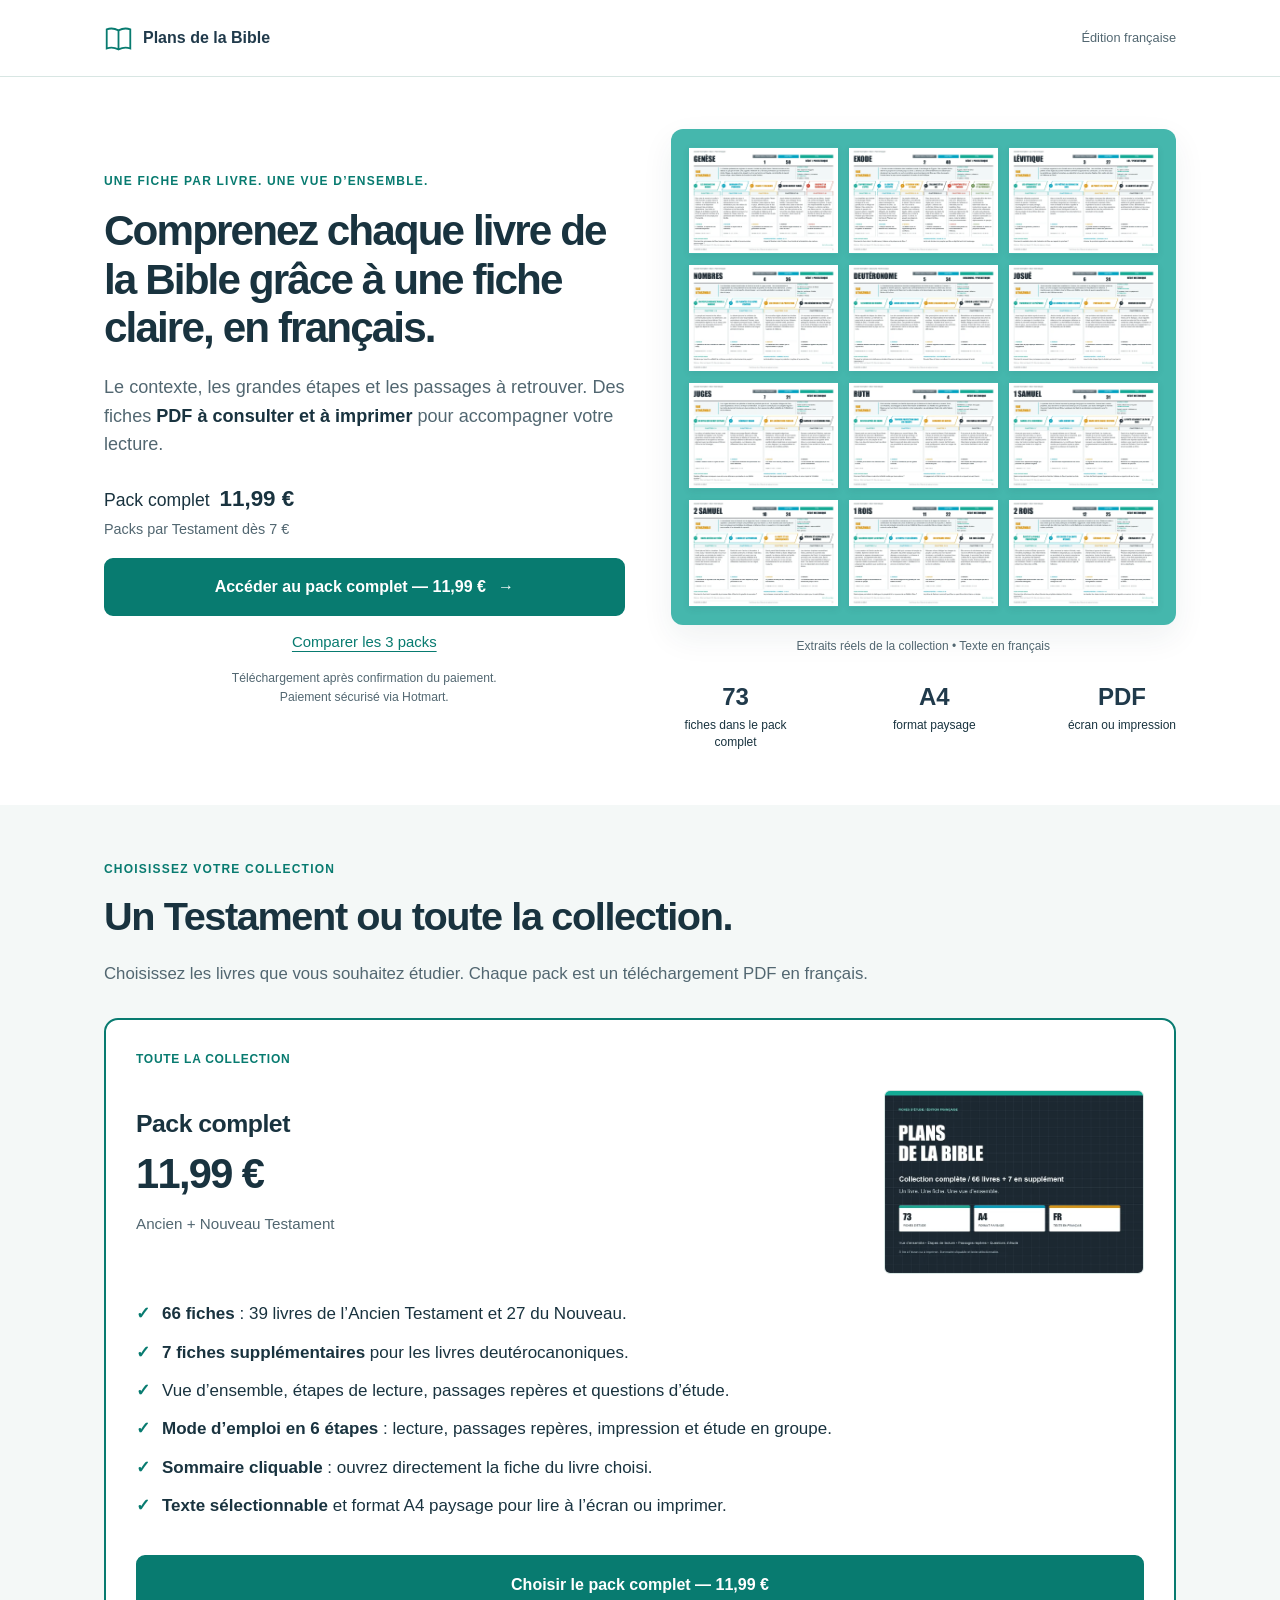
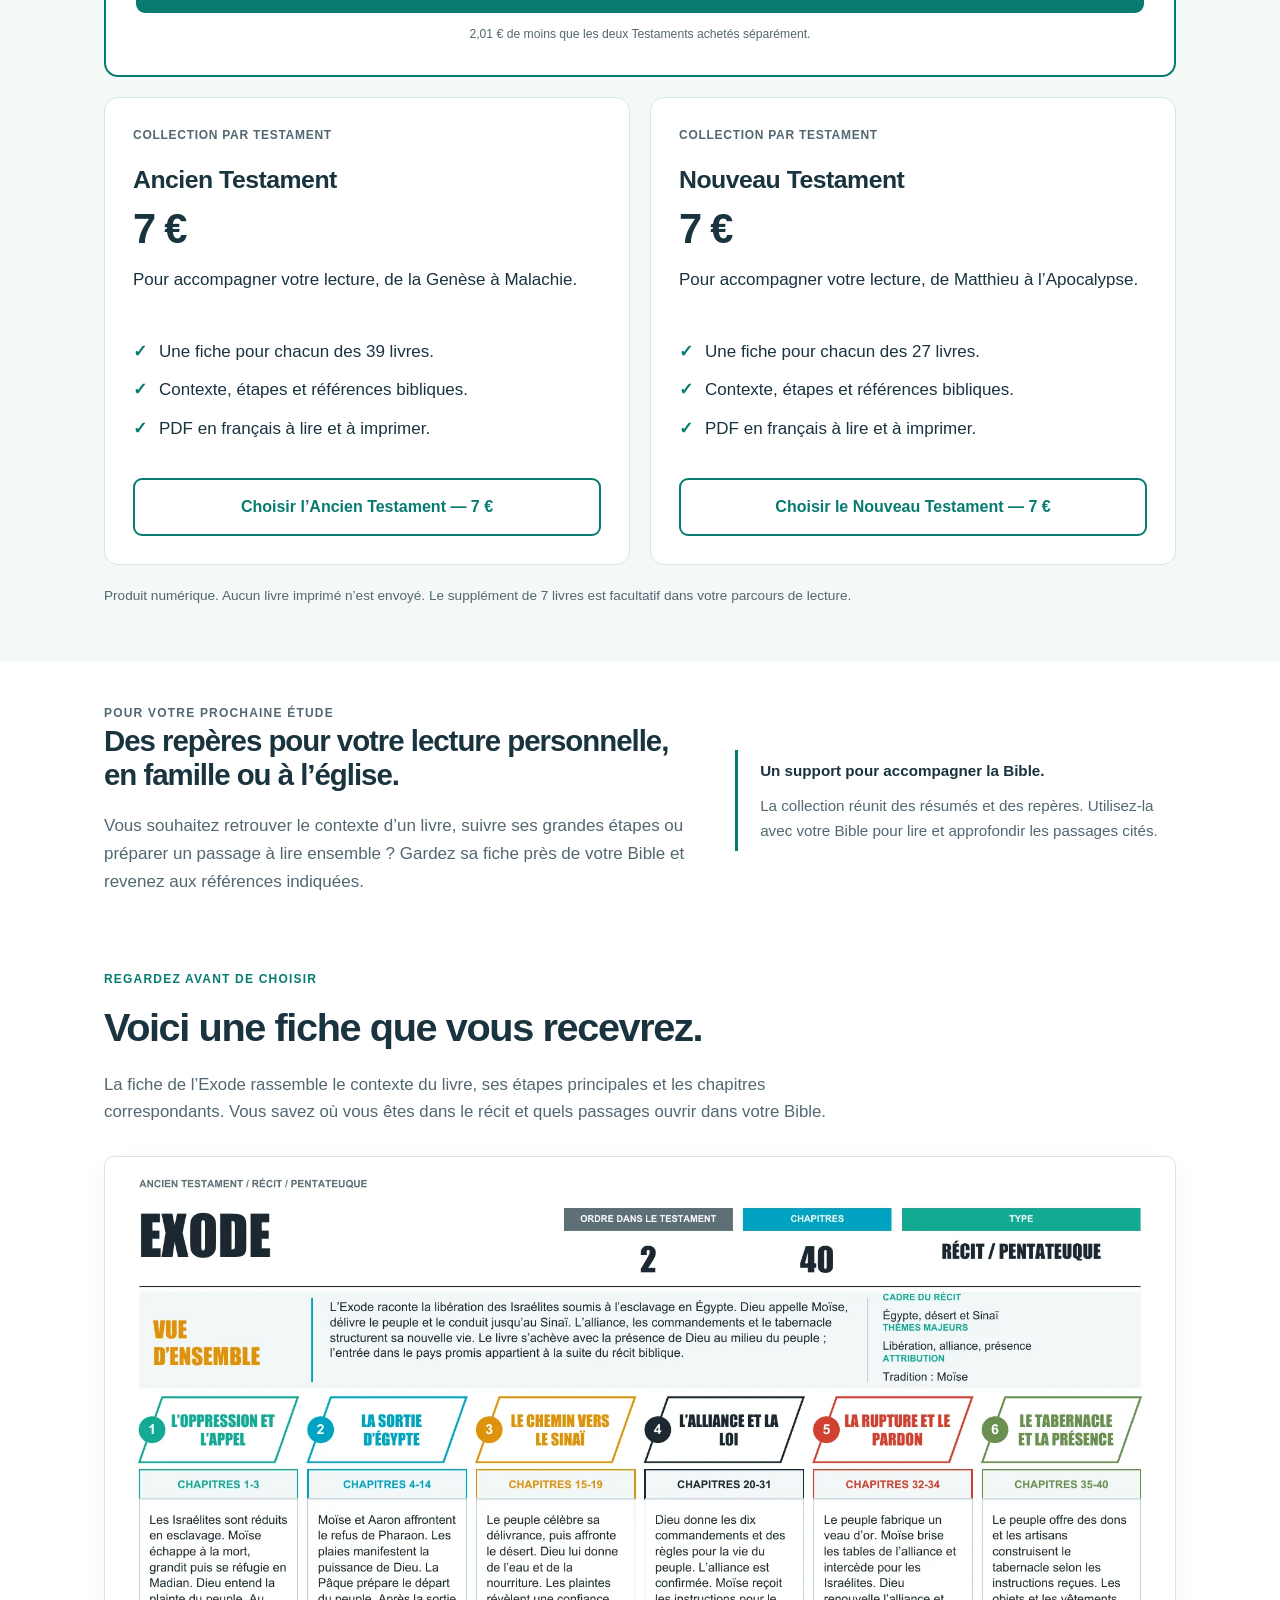
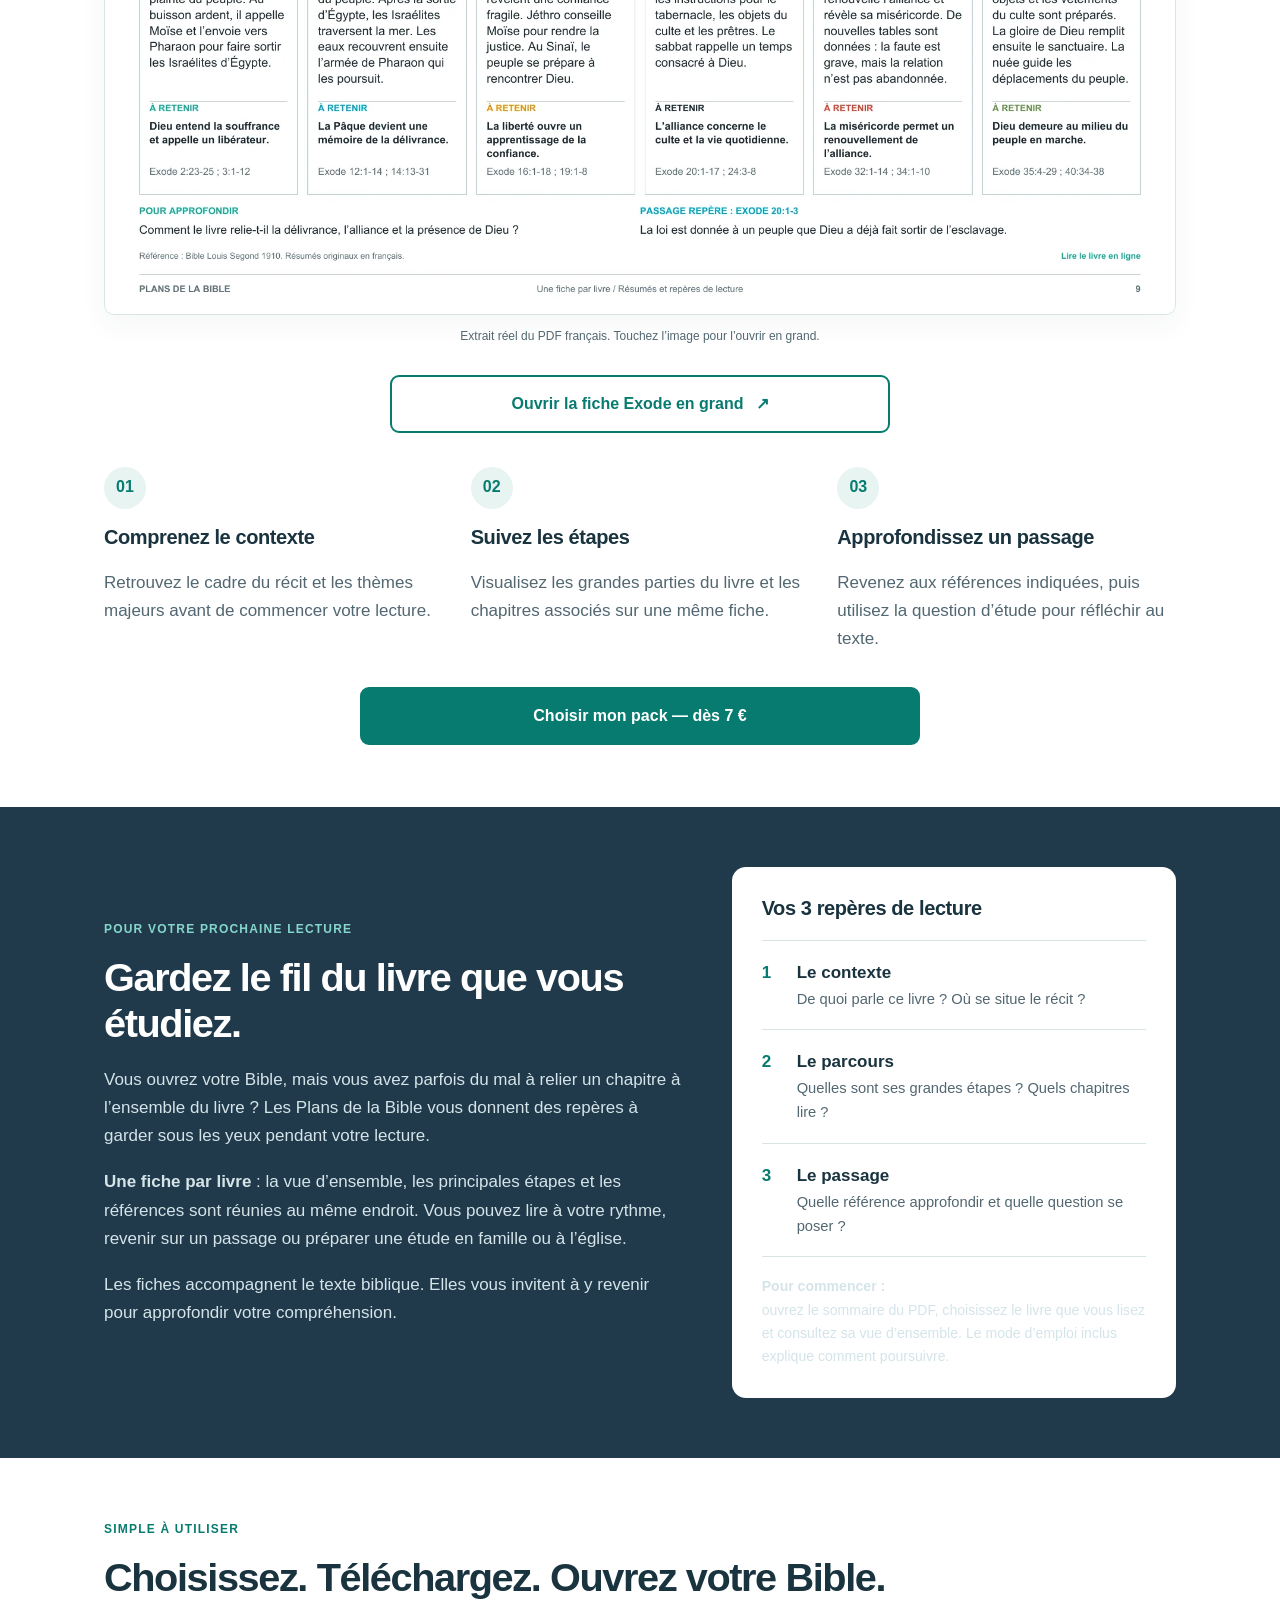
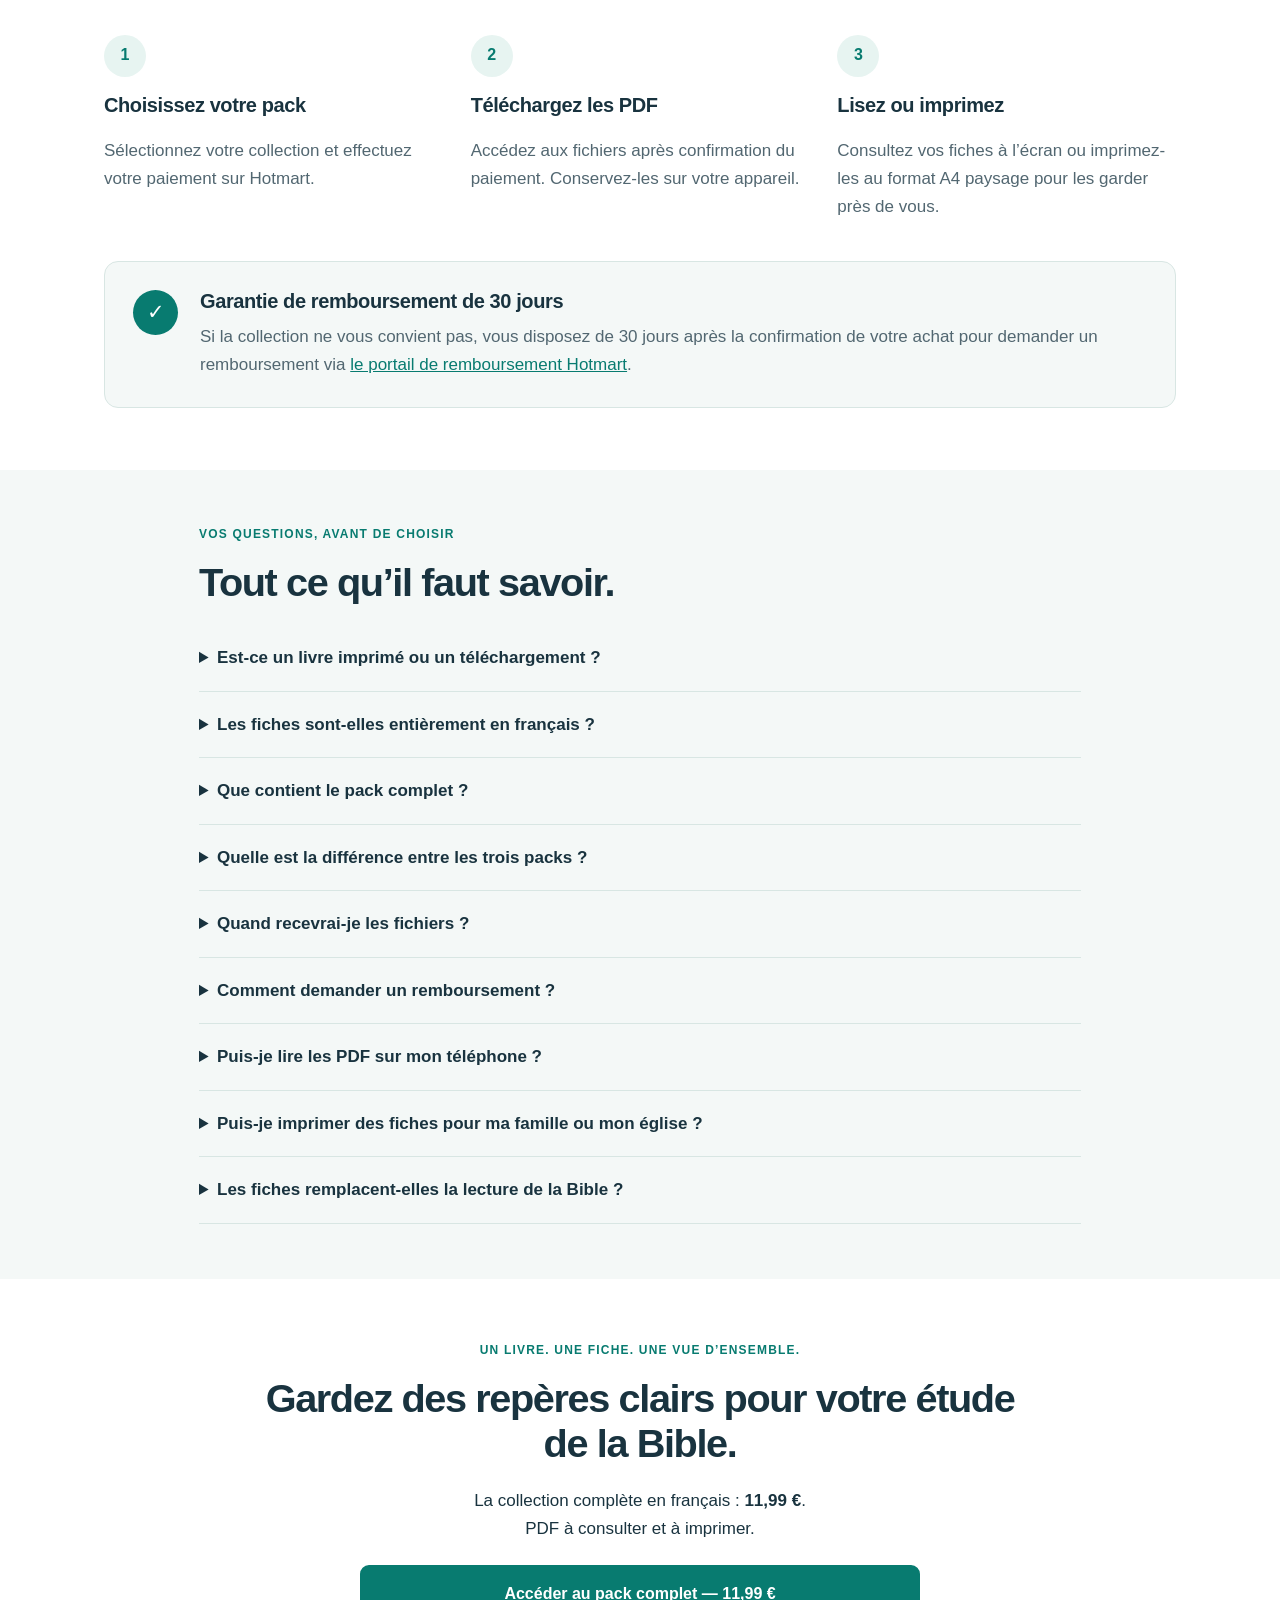
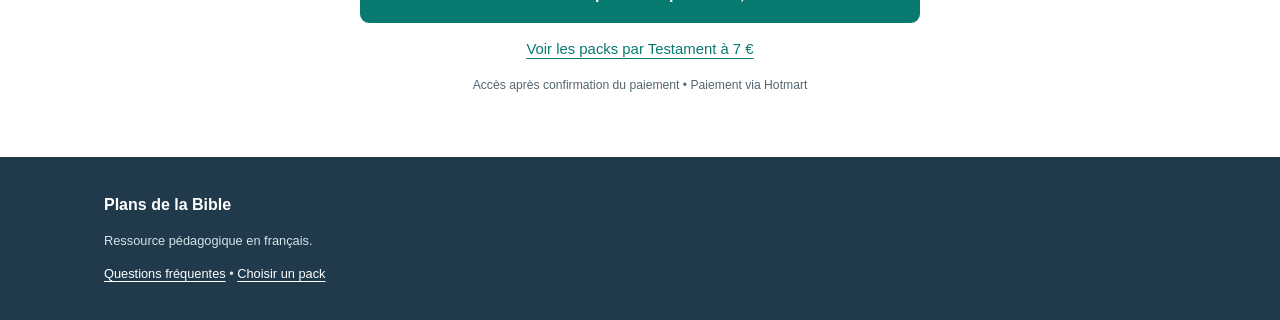
<file: index.html>
<!doctype html>
<html lang="fr-FR">
<head>
<meta charset="utf-8"><meta name="viewport" content="width=device-width,initial-scale=1">
<title>Plans de la Bible — Fiches d’étude en français</title>
<meta name="description" content="Comprenez chaque livre de la Bible grâce à une fiche claire en français. Collection PDF à lire et à imprimer. Packs dès 7 €, pack complet à 11,99 €.">
<meta name="theme-color" content="#203a4b"><link rel="icon" href="assets/favicon.svg" type="image/svg+xml">
<link rel="stylesheet" href="assets/style.css">
<!-- Meta Pixel fourni par le propriétaire de l’offre. -->
<script>
!function(f,b,e,v,n,t,s){if(f.fbq)return;n=f.fbq=function(){n.callMethod?n.callMethod.apply(n,arguments):n.queue.push(arguments)};if(!f._fbq)f._fbq=n;n.push=n;n.loaded=!0;n.version='2.0';n.queue=[];t=b.createElement(e);t.async=!0;t.src=v;s=b.getElementsByTagName(e)[0];s.parentNode.insertBefore(t,s)}(window,document,'script','https://connect.facebook.net/en_US/fbevents.js');
fbq('init','2140550059704088');fbq('track','PageView');
</script>
<script src="https://cdn.utmify.com.br/scripts/utms/latest.js" data-utmify-prevent-subids async defer></script>
<script src="assets/page.js" defer></script>
</head>
<body>
<noscript><img height="1" width="1" style="display:none" src="https://www.facebook.com/tr?id=2140550059704088&amp;ev=PageView&amp;noscript=1" alt=""></noscript>
<a class="skip" href="#contenu">Aller au contenu</a>
<header><div class="wrap brand"><a href="#contenu" aria-label="Plans de la Bible, accueil"><svg aria-hidden="true" viewBox="0 0 32 32"><path d="M3 6c5-2 9-1 13 1 4-2 8-3 13-1v21c-5-2-9-1-13 1-4-2-8-3-13-1Z" fill="none" stroke="currentColor" stroke-width="2"/><path d="M16 7v21" stroke="currentColor" stroke-width="2"/></svg>Plans de la Bible</a><span>Édition française</span></div></header>
<main id="contenu">
<section class="hero wrap">
<div class="hero-copy">
<p class="eyebrow">Une fiche par livre. Une vue d’ensemble.</p>
<h1>Comprenez chaque livre de la Bible grâce à une fiche claire, en français.</h1>
<p class="lead">Le contexte, les grandes étapes et les passages à retrouver. Des fiches <strong>PDF à consulter et à imprimer</strong> pour accompagner votre lecture.</p>
<p class="hero-price">Pack complet <strong>11,99 €</strong><span>Packs par Testament dès 7 €</span></p>
<a id="hero-cta" class="button" href="https://pay.hotmart.com/N107908028P?checkoutMode=10">Accéder au pack complet — 11,99 € <span aria-hidden="true">→</span></a>
<a class="text-link" href="#packs">Comparer les 3 packs</a>
<p class="micro">Téléchargement après confirmation du paiement.<br>Paiement sécurisé via Hotmart.</p>
</div>
<figure class="hero-product">
<div class="fiches-grid" aria-label="Aperçu de 12 fiches de la collection française">
<img src="assets/fiche-genese.webp" width="640" height="453" alt="Aperçu de la fiche Genèse" fetchpriority="high">
<img src="assets/fiche-exode.webp" width="640" height="453" alt="Aperçu de la fiche Exode">
<img src="assets/fiche-levitique.webp" width="640" height="453" alt="Aperçu de la fiche Lévitique">
<img src="assets/fiche-nombres.webp" width="640" height="453" alt="Aperçu de la fiche Nombres">
<img src="assets/fiche-deuteronome.webp" width="640" height="453" alt="Aperçu de la fiche Deutéronome">
<img src="assets/fiche-josue.webp" width="640" height="453" alt="Aperçu de la fiche Josué">
<img src="assets/fiche-juges.webp" width="640" height="453" alt="Aperçu de la fiche Juges">
<img src="assets/fiche-ruth.webp" width="640" height="453" alt="Aperçu de la fiche Ruth">
<img src="assets/fiche-1-samuel.webp" width="640" height="453" alt="Aperçu de la fiche 1 Samuel">
<img src="assets/fiche-2-samuel.webp" width="640" height="453" alt="Aperçu de la fiche 2 Samuel">
<img src="assets/fiche-1-rois.webp" width="640" height="453" alt="Aperçu de la fiche 1 Rois">
<img src="assets/fiche-2-rois.webp" width="640" height="453" alt="Aperçu de la fiche 2 Rois">
</div>
<figcaption>Extraits réels de la collection • Texte en français</figcaption>
<div class="product-facts"><span><strong>73</strong> fiches dans le pack complet</span><span><strong>A4</strong> format paysage</span><span><strong>PDF</strong> écran ou impression</span></div>
</figure>
</section>
<section class="packs-section" id="packs"><div class="wrap">
<p class="eyebrow">Choisissez votre collection</p><h2>Un Testament ou toute la collection.</h2><p class="section-lead">Choisissez les livres que vous souhaitez étudier. Chaque pack est un téléchargement PDF en français.</p>
<div class="packs">
<article class="pack complete"><span class="pack-label">Toute la collection</span><div class="pack-top"><div><h3>Pack complet</h3><p class="price">11,99 €</p><p class="price-note">Ancien + Nouveau Testament</p></div><img src="assets/fiche-collection.webp" width="640" height="453" loading="lazy" alt="Couverture du PDF Collection complète Plans de la Bible"></div>
<ul><li><strong>66 fiches</strong> : 39 livres de l’Ancien Testament et 27 du Nouveau.</li><li><strong>7 fiches supplémentaires</strong> pour les livres deutérocanoniques.</li><li>Vue d’ensemble, étapes de lecture, passages repères et questions d’étude.</li><li><strong>Mode d’emploi en 6 étapes</strong> : lecture, passages repères, impression et étude en groupe.</li><li><strong>Sommaire cliquable</strong> : ouvrez directement la fiche du livre choisi.</li><li><strong>Texte sélectionnable</strong> et format A4 paysage pour lire à l’écran ou imprimer.</li></ul>
<a class="button" href="https://pay.hotmart.com/N107908028P?checkoutMode=10">Choisir le pack complet — 11,99 €</a><p class="micro">2,01 € de moins que les deux Testaments achetés séparément.</p>
</article>
<article class="pack"><span class="pack-label neutral">Collection par Testament</span><h3>Ancien Testament</h3><p class="price">7 €</p><p>Pour accompagner votre lecture, de la Genèse à Malachie.</p><ul><li>Une fiche pour chacun des 39 livres.</li><li>Contexte, étapes et références bibliques.</li><li>PDF en français à lire et à imprimer.</li></ul><a class="button outline" href="https://pay.hotmart.com/S107908208R?checkoutMode=10">Choisir l’Ancien Testament — 7 €</a></article>
<article class="pack"><span class="pack-label neutral">Collection par Testament</span><h3>Nouveau Testament</h3><p class="price">7 €</p><p>Pour accompagner votre lecture, de Matthieu à l’Apocalypse.</p><ul><li>Une fiche pour chacun des 27 livres.</li><li>Contexte, étapes et références bibliques.</li><li>PDF en français à lire et à imprimer.</li></ul><a class="button outline" href="https://pay.hotmart.com/N107908260P?checkoutMode=10">Choisir le Nouveau Testament — 7 €</a></article>
</div><p class="pack-footnote">Produit numérique. Aucun livre imprimé n’est envoyé. Le supplément de 7 livres est facultatif dans votre parcours de lecture.</p>
</div></section>
<section class="wrap audience" id="pour-vous"><div class="audience-copy"><p class="eyebrow">Pour votre prochaine étude</p><h2>Des repères pour votre lecture personnelle, en famille ou à l’église.</h2><p>Vous souhaitez retrouver le contexte d’un livre, suivre ses grandes étapes ou préparer un passage à lire ensemble ? Gardez sa fiche près de votre Bible et revenez aux références indiquées.</p></div><div class="audience-note"><strong>Un support pour accompagner la Bible.</strong><p>La collection réunit des résumés et des repères. Utilisez-la avec votre Bible pour lire et approfondir les passages cités.</p></div></section>
<section class="wrap section sample" id="apercu">
<div class="section-intro"><p class="eyebrow">Regardez avant de choisir</p><h2>Voici une fiche que vous recevrez.</h2><p class="section-lead">La fiche de l’Exode rassemble le contexte du livre, ses étapes principales et les chapitres correspondants. Vous savez où vous êtes dans le récit et quels passages ouvrir dans votre Bible.</p></div>
<figure class="sample-sheet"><a href="apercu-exode.html" aria-label="Ouvrir la fiche Exode en grand"><img src="assets/exode-apercu-900.webp" srcset="assets/exode-apercu-900.webp 900w, assets/exode-apercu.webp 1800w" sizes="(max-width:700px) 92vw, 1040px" width="1800" height="1273" loading="lazy" alt="Fiche Exode : contexte, six étapes du récit, chapitres et passages repères"></a><figcaption>Extrait réel du PDF français. Touchez l’image pour l’ouvrir en grand.</figcaption></figure>
<a class="button outline sample-open" href="apercu-exode.html">Ouvrir la fiche Exode en grand <span aria-hidden="true">↗</span></a>
<div class="three-columns benefits"><article><span class="number">01</span><h3>Comprenez le contexte</h3><p>Retrouvez le cadre du récit et les thèmes majeurs avant de commencer votre lecture.</p></article><article><span class="number">02</span><h3>Suivez les étapes</h3><p>Visualisez les grandes parties du livre et les chapitres associés sur une même fiche.</p></article><article><span class="number">03</span><h3>Approfondissez un passage</h3><p>Revenez aux références indiquées, puis utilisez la question d’étude pour réfléchir au texte.</p></article></div>
<a class="button small-button" href="#packs">Choisir mon pack — dès 7 €</a>
</section>
<section class="reading-section"><div class="wrap reading">
<div><p class="eyebrow">Pour votre prochaine lecture</p><h2>Gardez le fil du livre que vous étudiez.</h2><p>Vous ouvrez votre Bible, mais vous avez parfois du mal à relier un chapitre à l’ensemble du livre ? Les Plans de la Bible vous donnent des repères à garder sous les yeux pendant votre lecture.</p><p><strong>Une fiche par livre</strong> : la vue d’ensemble, les principales étapes et les références sont réunies au même endroit. Vous pouvez lire à votre rythme, revenir sur un passage ou préparer une étude en famille ou à l’église.</p><p>Les fiches accompagnent le texte biblique. Elles vous invitent à y revenir pour approfondir votre compréhension.</p></div>
<div class="reading-card"><h3>Vos 3 repères de lecture</h3><ol><li><strong>Le contexte</strong><span>De quoi parle ce livre ? Où se situe le récit ?</span></li><li><strong>Le parcours</strong><span>Quelles sont ses grandes étapes ? Quels chapitres lire ?</span></li><li><strong>Le passage</strong><span>Quelle référence approfondir et quelle question se poser ?</span></li></ol><p class="start-note"><strong>Pour commencer :</strong> ouvrez le sommaire du PDF, choisissez le livre que vous lisez et consultez sa vue d’ensemble. Le mode d’emploi inclus explique comment poursuivre.</p></div>
</div></section>
<section class="wrap section">
<p class="eyebrow">Simple à utiliser</p><h2>Choisissez. Téléchargez. Ouvrez votre Bible.</h2>
<div class="three-columns steps"><article><span class="number">1</span><h3>Choisissez votre pack</h3><p>Sélectionnez votre collection et effectuez votre paiement sur Hotmart.</p></article><article><span class="number">2</span><h3>Téléchargez les PDF</h3><p>Accédez aux fichiers après confirmation du paiement. Conservez-les sur votre appareil.</p></article><article><span class="number">3</span><h3>Lisez ou imprimez</h3><p>Consultez vos fiches à l’écran ou imprimez-les au format A4 paysage pour les garder près de vous.</p></article></div>
<div class="guarantee"><span class="guarantee-icon" aria-hidden="true">✓</span><div><h3>Garantie de remboursement de 30 jours</h3><p>Si la collection ne vous convient pas, vous disposez de 30 jours après la confirmation de votre achat pour demander un remboursement via <a href="https://refund.hotmart.com/">le portail de remboursement Hotmart</a>.</p></div></div>
</section>
<section class="faq-section" id="questions"><div class="wrap faq"><p class="eyebrow">Vos questions, avant de choisir</p><h2>Tout ce qu’il faut savoir.</h2>
<details><summary>Est-ce un livre imprimé ou un téléchargement ?</summary><p>Il s’agit de fichiers PDF à télécharger. Aucun livre physique n’est envoyé. Vous pouvez consulter les fiches à l’écran ou les imprimer vous-même.</p></details>
<details><summary>Les fiches sont-elles entièrement en français ?</summary><p>Oui. Les titres, les résumés, les étapes de lecture, les références et les questions d’étude de cette collection sont en français.</p></details>
<details><summary>Que contient le pack complet ?</summary><p>Il comprend 66 fiches pour l’Ancien et le Nouveau Testament, plus 7 fiches supplémentaires : Tobie, Judith, Baruch, Sagesse, Siracide, 1 Maccabées et 2 Maccabées. La collection complète contient 80 pages, dont 73 fiches d’étude et les pages d’introduction et de sommaire.</p></details>
<details><summary>Quelle est la différence entre les trois packs ?</summary><p>Le pack Ancien Testament couvre les 39 livres de la Genèse à Malachie. Le pack Nouveau Testament couvre les 27 livres de Matthieu à l’Apocalypse. Le pack complet réunit les deux Testaments et le supplément de 7 livres.</p></details>
<details><summary>Quand recevrai-je les fichiers ?</summary><p>L’accès au téléchargement est fourni après confirmation du paiement. Conservez l’e-mail de confirmation de votre achat pour retrouver vos informations d’accès.</p></details>
<details><summary>Comment demander un remboursement ?</summary><p>Vous pouvez faire votre demande dans les 30 jours suivant la confirmation de votre achat. Ouvrez <a href="https://refund.hotmart.com/">le portail de remboursement Hotmart</a> et munissez-vous du numéro de transaction reçu par e-mail. Suivez les étapes de vérification indiquées par Hotmart.</p></details>
<details><summary>Puis-je lire les PDF sur mon téléphone ?</summary><p>Oui, avec un lecteur PDF. Les fiches sont au format A4 paysage : agrandissez le texte ou tournez votre appareil pour lire confortablement. Elles peuvent aussi être consultées sur ordinateur ou tablette.</p></details>
<details><summary>Puis-je imprimer des fiches pour ma famille ou mon église ?</summary><p>La licence de cette offre autorise les impressions pour un seul foyer ou une seule église. Elle ne permet pas de revendre les fichiers ni de les distribuer publiquement.</p></details>
<details><summary>Les fiches remplacent-elles la lecture de la Bible ?</summary><p>Ce sont des repères pour accompagner votre lecture. Les résumés et les questions vous aident à retrouver les passages et à revenir au texte biblique.</p></details>
</div></section>
<section class="final-cta wrap section"><p class="eyebrow">Un livre. Une fiche. Une vue d’ensemble.</p><h2>Gardez des repères clairs pour votre étude de la Bible.</h2><p>La collection complète en français : <strong>11,99 €</strong>.<br>PDF à consulter et à imprimer.</p><a class="button small-button" href="https://pay.hotmart.com/N107908028P?checkoutMode=10">Accéder au pack complet — 11,99 €</a><a class="text-link" href="#packs">Voir les packs par Testament à 7 €</a><p class="micro">Accès après confirmation du paiement • Paiement via Hotmart</p></section>
</main>
<footer><div class="wrap"><strong>Plans de la Bible</strong><p>Ressource pédagogique en français.</p><a href="#questions">Questions fréquentes</a> <span aria-hidden="true">•</span> <a href="#packs">Choisir un pack</a></div></footer>
<div class="mobile-purchase" id="mobile-purchase" hidden><div><strong>Pack complet</strong><span>11,99 € · PDF en français</span></div><a class="button" href="https://pay.hotmart.com/N107908028P?checkoutMode=10" aria-label="Accéder au pack complet à 11,99 euros">Accéder au pack →</a></div>
</body></html>
</file>
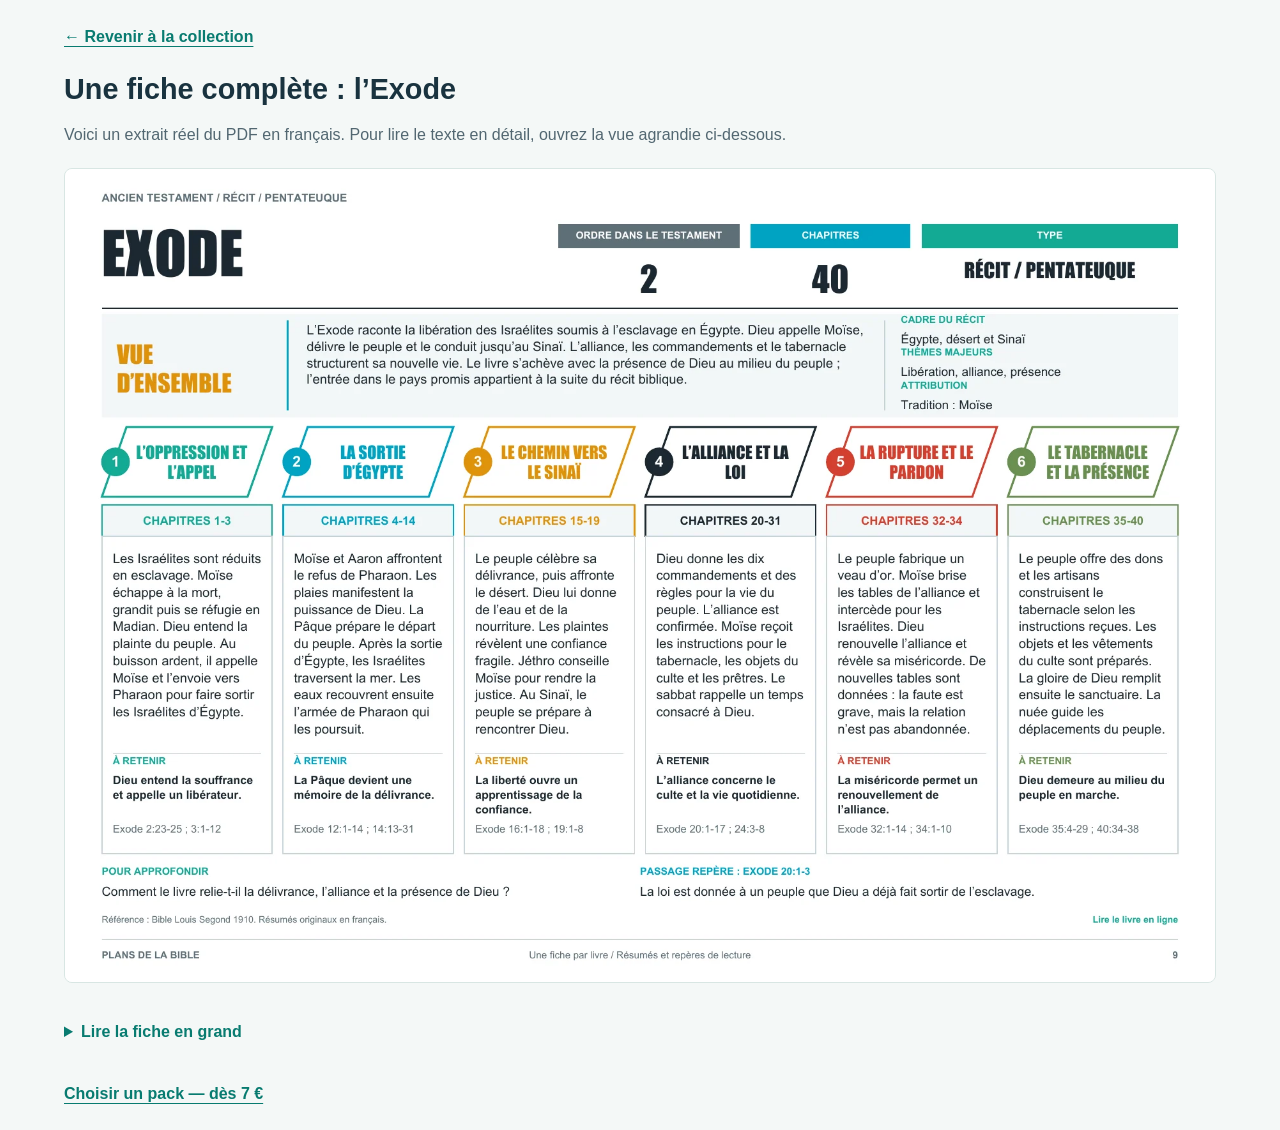
<file: apercu-exode.html>
<!doctype html><html lang="fr-FR"><head><meta charset="utf-8"><meta name="viewport" content="width=device-width,initial-scale=1"><title>Fiche Exode — Plans de la Bible</title><meta name="robots" content="noindex"><link rel="icon" href="assets/favicon.svg"><style>*{box-sizing:border-box}body{margin:0;background:#f4f8f7;color:#19333f;font:16px/1.6 Arial,sans-serif}main{max-width:1200px;margin:auto;padding:24px}a{color:#087b70;font-weight:bold;text-underline-offset:4px}h1{line-height:1.2;font-size:1.8rem;margin:22px 0 12px}img{display:block;width:100%;height:auto}figure{margin:20px 0;background:#fff;border:1px solid #d8e6e3;border-radius:8px;overflow:hidden}.zoom{overflow:auto;background:#fff;border:1px solid #d8e6e3}.zoom img{width:1800px;max-width:none}summary{padding:14px 0;font-weight:bold;color:#087b70;cursor:pointer}p{color:#526771}details{margin:22px 0}a:focus-visible,summary:focus-visible{outline:3px solid #f2b33d;outline-offset:5px}@media(max-width:600px){main{padding:20px}h1{font-size:1.55rem}}</style></head><body><main><a href="index.html#apercu">← Revenir à la collection</a><h1>Une fiche complète : l’Exode</h1><p>Voici un extrait réel du PDF en français. Pour lire le texte en détail, ouvrez la vue agrandie ci-dessous.</p><figure><img src="assets/exode-apercu.webp" width="1800" height="1273" alt="Fiche Exode complète, avec contexte, six étapes, chapitres et références bibliques"></figure><details><summary>Lire la fiche en grand</summary><p>Faites défiler la fiche horizontalement pour parcourir les colonnes.</p><div class="zoom"><img src="assets/exode-apercu.webp" width="1800" height="1273" alt="Vue agrandie de la fiche Exode"></div></details><a href="index.html#packs">Choisir un pack — dès 7 €</a></main></body></html>
</file>
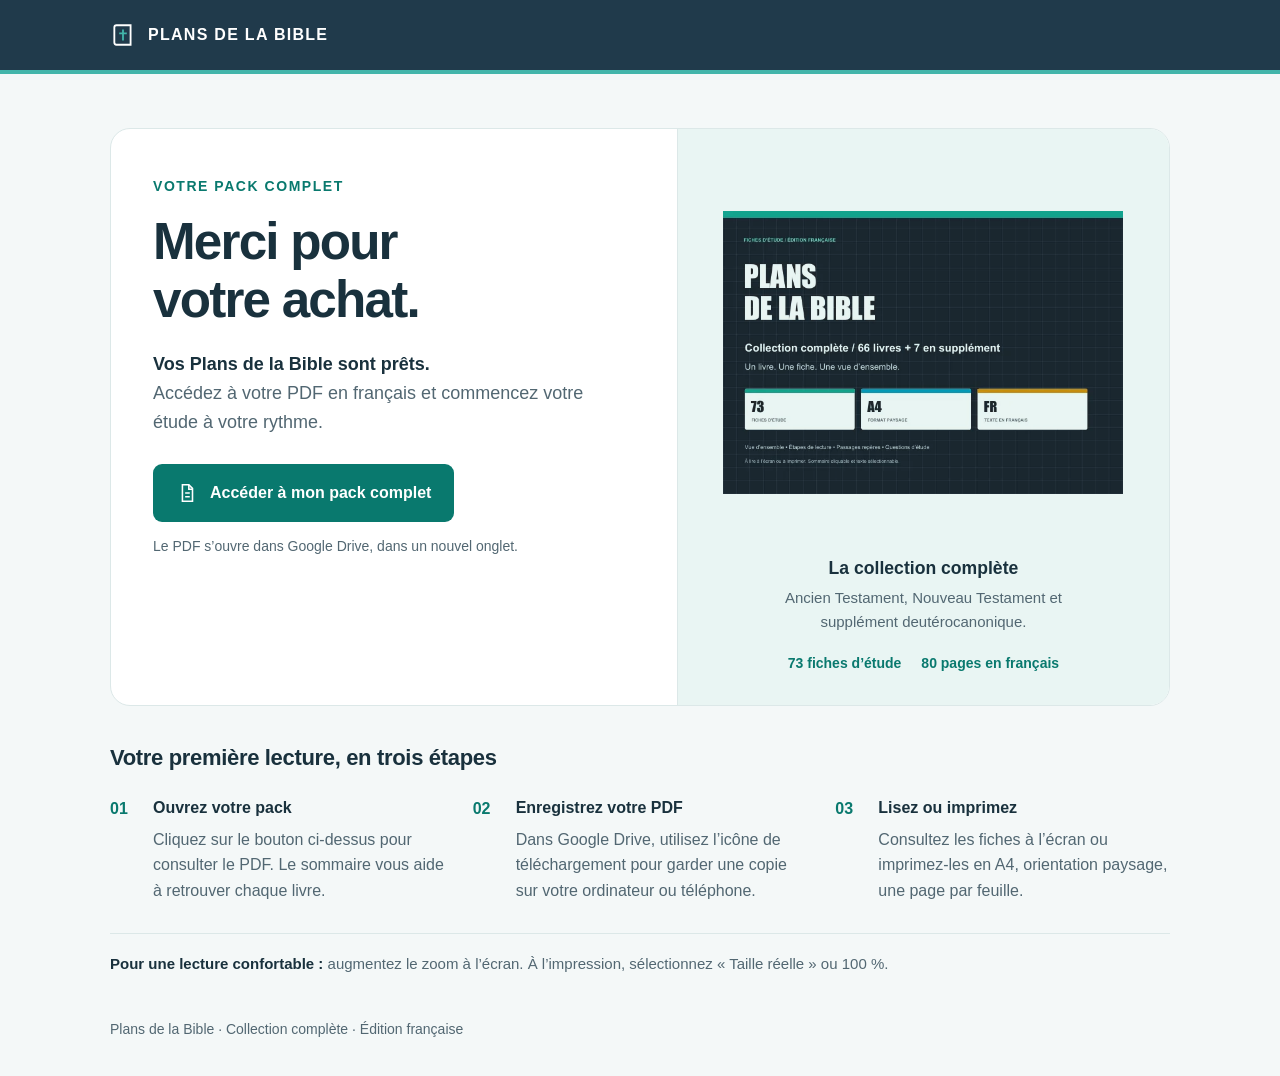
<file: merci-pack-complet.html>
<!doctype html>
<html lang="fr">
<head>
  <meta charset="utf-8">
  <meta name="viewport" content="width=device-width, initial-scale=1">
  <meta name="robots" content="noindex, nofollow, noarchive">
  <meta name="description" content="Accédez à votre pack complet Plans de la Bible : 73 fiches d'étude en français, à lire et à imprimer.">
  <meta name="theme-color" content="#203a4b">
  <title>Merci pour votre achat | Plans de la Bible</title>
  <link rel="icon" type="image/svg+xml" href="data:image/svg+xml,%3Csvg xmlns='http://www.w3.org/2000/svg' viewBox='0 0 32 32'%3E%3Crect width='32' height='32' rx='7' fill='%23203a4b'/%3E%3Cpath d='M9 7h14v18H9z' fill='none' stroke='%23fff' stroke-width='2'/%3E%3Cpath d='M16 11v10m-4-6h8' stroke='%233bb2a8' stroke-width='2'/%3E%3C/svg%3E">
  <style>
    :root{color-scheme:light;--navy:#203a4b;--ink:#19313d;--teal:#09796e;--mint:#42b5aa;--muted:#526772;--paper:#f4f8f8;--line:#dce8e8}
    *{box-sizing:border-box}html{font-size:100%}body{margin:0;background:var(--paper);color:var(--ink);font-family:Arial,Helvetica,sans-serif;font-size:1rem;line-height:1.6}
    a{color:inherit}a:focus-visible{outline:3px solid #f0b23a;outline-offset:5px}header{background:var(--navy);color:white;border-bottom:4px solid var(--mint)}
    .brand{max-width:1120px;margin:auto;padding:22px 30px;font-weight:700;font-size:1rem;letter-spacing:.08em;display:flex;align-items:center;gap:12px}
    .brand svg{flex:none;width:26px;height:26px}main{max-width:1120px;margin:54px auto 0;padding:0 30px}.delivery{display:grid;grid-template-columns:1.15fr 1fr;align-items:stretch;background:white;border:1px solid var(--line);border-radius:20px;overflow:hidden}
    .intro{padding:46px 42px 42px}.eyebrow{margin:0 0 16px;color:var(--teal);font-weight:700;font-size:.875rem;letter-spacing:.11em;text-transform:uppercase}
    h1{font-size:clamp(2.2rem,4vw,3.4rem);line-height:1.12;letter-spacing:-.035em;margin:0 0 22px;font-weight:750;max-width:520px}
    .lead{color:var(--muted);margin:0 0 28px;font-size:1.125rem;max-width:450px}.lead strong{color:var(--ink)}.access{display:inline-flex;gap:12px;align-items:center;justify-content:center;border-radius:9px;background:var(--teal);color:white;text-decoration:none;padding:17px 23px;min-height:58px;font-weight:700;line-height:1.4;transition:background .15s}
    .access:hover{background:#056357}.access svg{flex:none;width:22px;height:22px}.link-note{margin:13px 0 0;color:var(--muted);font-size:.875rem}
    .product{background:#e9f5f3;padding:30px 27px;display:flex;flex-direction:column;justify-content:center;align-items:center;border-left:1px solid var(--line);text-align:center}.product img{display:block;width:100%;height:auto;max-width:400px;aspect-ratio:1.033;object-fit:contain;mix-blend-mode:multiply}
    .product-label{margin:8px 0 4px;font-weight:700;font-size:1.1rem}.product-details{margin:0;color:var(--muted);font-size:.9375rem;max-width:350px}.counts{display:flex;justify-content:center;flex-wrap:wrap;gap:8px 20px;margin:18px 0 0;font-size:.875rem;color:var(--teal);font-weight:700}
    .instructions{margin:34px 0 0}.instructions h2{font-size:1.375rem;letter-spacing:-.015em;margin:0 0 20px}.steps{display:grid;grid-template-columns:repeat(3,minmax(0,1fr));list-style:none;padding:0;margin:0;gap:28px;counter-reset:step}.steps li{position:relative;padding:0 0 0 43px;counter-increment:step}.steps li::before{content:counter(step,decimal-leading-zero);position:absolute;left:0;top:1px;color:var(--teal);font-weight:700;font-size:1rem}.steps h3{margin:0 0 6px;font-size:1rem}.steps p{margin:0;color:var(--muted);font-size:1rem;line-height:1.6}.tip{margin:30px 0 0;padding:18px 0;border-top:1px solid var(--line);color:var(--muted);font-size:.9375rem}.tip strong{color:var(--ink)}footer{max-width:1120px;margin:24px auto 0;padding:0 30px 35px;color:var(--muted);font-size:.875rem}
    @media(max-width:760px){main{margin-top:26px;padding:0 20px}.brand{padding:18px 20px;font-size:.875rem}.delivery{grid-template-columns:1fr}.intro{padding:32px 26px 28px}h1{font-size:2.5rem}.lead{font-size:1.0625rem}.access{width:100%;padding:17px 16px}.product{border-left:0;border-top:1px solid var(--line);padding:20px 25px 24px}.product img{max-width:280px}.steps{grid-template-columns:1fr;gap:22px}.instructions{margin-top:28px}footer{padding:0 20px 25px;margin-top:14px}}
    @media(prefers-reduced-motion:reduce){.access{transition:none}}
  </style>
</head>
<body>
  <header>
    <div class="brand">
      <svg viewBox="0 0 24 24" fill="none" aria-hidden="true"><path d="M6 3h13v18H6a2 2 0 0 1-2-2V5a2 2 0 0 1 2-2Z" stroke="currentColor" stroke-width="1.7"/><path d="M12 7v10M8.5 10.5h7" stroke="#42b5aa" stroke-width="1.7"/></svg>
      <span>PLANS DE LA BIBLE</span>
    </div>
  </header>
  <main>
    <section class="delivery" aria-labelledby="merci-title">
      <div class="intro">
        <p class="eyebrow">Votre pack complet</p>
        <h1 id="merci-title">Merci pour<br>votre achat.</h1>
        <p class="lead"><strong>Vos Plans de la Bible sont prêts.</strong><br>Accédez à votre PDF en français et commencez votre étude à votre rythme.</p>
        <a class="access" href="https://drive.google.com/file/d/1YSwKZwZrLzZjINrl9FOIYGLsQAKjoWUb/view?usp=sharing" target="_blank" rel="noopener noreferrer" aria-describedby="access-note">
          <svg viewBox="0 0 24 24" fill="none" aria-hidden="true"><path d="M7 3h7l4 4v14H7V3Z" stroke="currentColor" stroke-width="1.7"/><path d="M14 3v5h4M10 12h5M10 16h5" stroke="currentColor" stroke-width="1.7"/></svg>
          Accéder à mon pack complet
        </a>
        <p class="link-note" id="access-note">Le PDF s’ouvre dans Google Drive, dans un nouvel onglet.</p>
      </div>
      <div class="product">
        <img src="assets/fiche-collection.webp" width="640" height="453" alt="Couverture du PDF français Plans de la Bible, collection complète : 73 fiches d’étude">
        <p class="product-label">La collection complète</p>
        <p class="product-details">Ancien Testament, Nouveau Testament et supplément deutérocanonique.</p>
        <div class="counts"><span>73 fiches d’étude</span><span>80 pages en français</span></div>
      </div>
    </section>
    <section class="instructions" aria-labelledby="instructions-title">
      <h2 id="instructions-title">Votre première lecture, en trois étapes</h2>
      <ol class="steps">
        <li><h3>Ouvrez votre pack</h3><p>Cliquez sur le bouton ci-dessus pour consulter le PDF. Le sommaire vous aide à retrouver chaque livre.</p></li>
        <li><h3>Enregistrez votre PDF</h3><p>Dans Google Drive, utilisez l’icône de téléchargement pour garder une copie sur votre ordinateur ou téléphone.</p></li>
        <li><h3>Lisez ou imprimez</h3><p>Consultez les fiches à l’écran ou imprimez-les en A4, orientation paysage, une page par feuille.</p></li>
      </ol>
      <p class="tip"><strong>Pour une lecture confortable :</strong> augmentez le zoom à l’écran. À l’impression, sélectionnez « Taille réelle » ou 100 %.</p>
    </section>
  </main>
  <footer>Plans de la Bible · Collection complète · Édition française</footer>
</body>
</html>
</file>
<file: assets/style.css>
:root{--navy:#203a4b;--ink:#19333f;--teal:#087b70;--mint:#45b7ad;--gold:#f2b33d;--paper:#f4f8f7;--muted:#526771;--line:#d8e6e3;color-scheme:light}
*{box-sizing:border-box}html{scroll-behavior:smooth;scroll-padding-top:22px}body{margin:0;color:var(--ink);font:17px/1.65 Arial,Helvetica,sans-serif;background:#fff}a{color:var(--teal)}a:focus-visible,summary:focus-visible{outline:3px solid var(--gold);outline-offset:5px}img{max-width:100%;height:auto;display:block}figure{margin:0}h1,h2,h3{line-height:1.15;margin:0 0 20px}h1{font-size:clamp(2.1rem,3.3vw,3.35rem);letter-spacing:-.045em;max-width:680px}h2{font-size:clamp(1.85rem,3.1vw,2.65rem);letter-spacing:-.035em;max-width:840px}h3{font-size:1.25rem;letter-spacing:-.02em}p{margin:0 0 18px}.wrap{max-width:1140px;margin:auto;padding-left:34px;padding-right:34px}header{border-bottom:1px solid var(--line)}.brand{height:76px;display:flex;align-items:center;justify-content:space-between;gap:15px;font-size:1rem}.brand a{display:flex;align-items:center;gap:10px;color:var(--navy);font-weight:700;text-decoration:none}.brand svg{width:29px;height:29px;color:var(--teal)}.brand span{font-size:.8rem;color:var(--muted)}.skip{position:absolute;left:12px;top:-100px;background:#fff;z-index:100;padding:12px}.skip:focus{top:12px}.hero{display:grid;grid-template-columns:1.03fr 1fr;gap:46px;align-items:center;padding-top:52px;padding-bottom:54px}.eyebrow{font-size:.75rem;letter-spacing:.1em;text-transform:uppercase;font-weight:700;color:var(--teal);margin-bottom:15px}.lead{font-size:1.13rem;line-height:1.6;color:var(--muted);max-width:570px}.lead strong{color:var(--ink)}.hero-price{font-size:1.1rem;margin:22px 0 16px}.hero-price strong{font-size:1.4rem;margin-left:5px}.hero-price span{display:block;font-size:.9rem;color:var(--muted)}.button{display:flex;align-items:center;justify-content:center;gap:12px;min-height:58px;padding:15px 20px;background:var(--teal);color:#fff;text-decoration:none;border:2px solid var(--teal);border-radius:9px;font-size:1rem;font-weight:700;text-align:center;line-height:1.35;transition:background .15s}.button:hover{background:#056358;border-color:#056358}.outline{background:#fff;color:var(--teal)}.outline:hover{color:#fff}.text-link{display:block;text-align:center;font-size:.93rem;margin:14px 0;text-underline-offset:4px}.micro{font-size:.76rem;line-height:1.6;color:var(--muted);text-align:center;margin:12px 0 0}.fiches-grid{display:grid;grid-template-columns:repeat(3,1fr);gap:11px;background:var(--mint);padding:18px;border-radius:12px;box-shadow:0 12px 32px #203a4b12;aspect-ratio:1.02}.fiches-grid img{width:100%;height:100%;object-fit:contain;box-shadow:0 2px 7px #203a4b19}.hero-product figcaption,.sample-sheet figcaption{font-size:.75rem;line-height:1.5;color:var(--muted);text-align:center;margin-top:12px}.product-facts{display:flex;justify-content:space-between;gap:14px;margin-top:25px;text-align:center;font-size:.75rem;line-height:1.4}.product-facts span{max-width:130px}.product-facts strong{display:block;font-size:1.5rem;color:var(--navy);margin-bottom:4px}.packs-section{background:var(--paper);padding:55px 0}.section-lead{color:var(--muted);max-width:780px;font-size:1.05rem}.packs{display:grid;grid-template-columns:1fr 1fr;gap:20px;margin-top:30px}.pack{border:1px solid var(--line);background:#fff;border-radius:14px;padding:28px;display:flex;flex-direction:column}.complete{grid-column:1/-1;border:2px solid var(--teal);padding:30px;position:relative}.pack-label{font-size:.75rem;font-weight:700;letter-spacing:.06em;color:var(--teal);text-transform:uppercase;display:block;margin-bottom:20px}.neutral{color:var(--muted)}.pack-top{display:flex;justify-content:space-between;align-items:center;gap:30px}.pack-top img{width:260px;border:1px solid var(--line);border-radius:6px}.pack h3{font-size:1.55rem;margin-bottom:10px}.price{font-size:2.6rem;line-height:1.2;font-weight:700;letter-spacing:-.04em;margin-bottom:12px}.price-note{font-size:.95rem;color:var(--muted)}.pack ul{padding:0;list-style:none;margin:15px 0 24px}.pack li{position:relative;padding-left:26px;margin:12px 0;line-height:1.55}.pack li:before{content:'✓';position:absolute;left:0;color:var(--teal);font-weight:700}.pack>.button{margin-top:auto}.pack-footnote{font-size:.85rem;color:var(--muted);margin:20px 0 0;max-width:920px}.section{padding-top:62px;padding-bottom:62px}.sample-sheet{margin:30px 0}.sample-sheet img{border:1px solid var(--line);border-radius:10px;box-shadow:0 10px 28px #203a4b0c}.three-columns{display:grid;grid-template-columns:repeat(3,1fr);gap:28px;margin:34px 0}.three-columns p{color:var(--muted);margin-bottom:0}.number{display:inline-flex;align-items:center;justify-content:center;width:42px;height:42px;border-radius:50%;background:#e7f4f1;color:var(--teal);font-weight:700;font-size:1rem;margin-bottom:17px}.small-button{max-width:560px;margin:22px auto 0}.reading-section{background:var(--navy);color:#fff;padding:60px 0}.reading{display:grid;grid-template-columns:1.3fr 1fr;gap:50px;align-items:center}.reading p{color:#d4e4e9}.reading .eyebrow{color:#86d6ce}.reading-card{background:#fff;border-radius:14px;padding:30px;color:var(--ink)}.reading-card ol{list-style:none;counter-reset:reading;padding:0;margin:0}.reading-card li{counter-increment:reading;border-top:1px solid var(--line);padding:18px 0 0;margin:18px 0;position:relative;padding-left:35px}.reading-card li:before{content:counter(reading);position:absolute;left:0;color:var(--teal);font-weight:700}.reading-card strong{display:block}.reading-card span{display:block;color:var(--muted);font-size:.92rem}.guarantee{border:1px solid var(--line);border-radius:14px;background:var(--paper);display:flex;gap:22px;padding:28px;margin-top:40px;align-items:start}.guarantee p{margin:0;color:var(--muted)}.guarantee h3{margin-bottom:10px}.guarantee-icon{background:var(--teal);color:#fff;flex:none;width:45px;height:45px;border-radius:50%;display:flex;align-items:center;justify-content:center;font-size:1.3rem}.faq-section{background:var(--paper);padding:55px 0}.faq{max-width:950px}.faq details{border-bottom:1px solid var(--line);padding:20px 0}.faq summary{font-weight:700;cursor:pointer;padding-right:22px;line-height:1.5}.faq details p{margin:16px 0 0;color:var(--muted);max-width:800px}.final-cta{text-align:center}.final-cta h2{margin-left:auto;margin-right:auto;max-width:750px}footer{background:var(--navy);color:#d4e4e9;padding:35px 0;font-size:.8rem}footer strong{font-size:1rem;color:#fff}footer p{max-width:700px;margin:12px 0}footer a{color:#fff;text-underline-offset:3px}.mobile-purchase{display:none}.mobile-purchase[hidden]{display:none!important}
@media(max-width:760px){body{font-size:16px}.wrap{padding-left:22px;padding-right:22px}.brand{height:61px}.brand a{gap:7px;font-size:.98rem}.brand span{font-size:.66rem}.brand svg{width:25px;height:25px}.hero{grid-template-columns:1fr;padding-top:27px;padding-bottom:32px;gap:26px}h1{font-size:2.08rem;line-height:1.13;margin-bottom:16px}.eyebrow{font-size:.65rem;letter-spacing:.07em;margin-bottom:12px}.lead{font-size:1rem;line-height:1.55;margin-bottom:16px}.hero-price{margin:16px 0 14px;font-size:1rem}.hero-price strong{font-size:1.35rem}.hero-price span{font-size:.83rem}.button{padding:14px 13px;min-height:56px;font-size:.95rem}.text-link{font-size:.87rem;margin:12px 0}.micro{font-size:.72rem}.fiches-grid{padding:12px;gap:8px;border-radius:9px}.product-facts{margin-top:17px;gap:9px;font-size:.65rem}.product-facts strong{font-size:1.3rem}.packs-section,.faq-section{padding:38px 0}.packs{grid-template-columns:1fr;gap:16px;margin-top:24px}.complete{grid-column:auto}.pack,.complete{padding:23px}.pack-label{font-size:.65rem;margin-bottom:16px}.pack-top{gap:14px;align-items:start}.pack-top img{width:120px;margin-top:10px}.pack h3{font-size:1.35rem}.price{font-size:2.3rem}.price-note{font-size:.8rem}.pack ul{margin:12px 0 20px}.pack li{font-size:.94rem;margin:11px 0}.pack .micro{font-size:.72rem}.pack-footnote{font-size:.78rem}h2{font-size:1.85rem;line-height:1.18;margin-bottom:16px}.section-lead{font-size:1rem}.section{padding-top:40px;padding-bottom:40px}.sample-sheet{margin:24px 0}.three-columns{grid-template-columns:1fr;gap:25px;margin:27px 0}.three-columns article{display:grid;grid-template-columns:40px 1fr;column-gap:15px}.three-columns .number{grid-row:1/3;margin:0;width:35px;height:35px}.three-columns h3{margin:0 0 9px;font-size:1.15rem}.three-columns p{grid-column:2;font-size:.94rem}.reading-section{padding:40px 0}.reading{grid-template-columns:1fr;gap:24px}.reading-card{padding:25px}.reading-card li{margin:15px 0}.guarantee{gap:14px;padding:22px;margin-top:27px}.guarantee-icon{width:33px;height:33px;font-size:1rem}.guarantee h3{font-size:1.05rem}.guarantee p{font-size:.88rem}.faq details{padding:18px 0}.faq summary{font-size:.96rem}.faq details p{font-size:.92rem}.small-button{max-width:100%}.final-cta p{font-size:1rem}footer{padding-bottom:120px}.mobile-purchase{display:flex;align-items:center;justify-content:space-between;gap:10px;position:fixed;bottom:0;left:0;right:0;z-index:20;background:#fff;border-top:1px solid var(--line);padding:12px 16px calc(12px + env(safe-area-inset-bottom));box-shadow:0 -3px 16px #203a4b10}.mobile-purchase strong{display:block;font-size:.84rem}.mobile-purchase span{display:block;font-size:.65rem;color:var(--muted)}.mobile-purchase .button{min-height:46px;padding:10px 12px;font-size:.8rem}.sample-sheet figcaption,.hero-product figcaption{font-size:.68rem}}
@media(prefers-reduced-motion:reduce){html{scroll-behavior:auto}.button{transition:none}}
/* Révision offre v3 : usages, contenu inclus et accès à la preuve. */
.audience{padding-top:42px;padding-bottom:12px;display:grid;grid-template-columns:1.35fr 1fr;gap:36px;align-items:center}.audience h2{font-size:clamp(1.55rem,2.3vw,2.1rem)}.audience p{color:var(--muted);margin-bottom:0}.audience-note{border-left:3px solid var(--teal);padding:8px 0 8px 22px;font-size:.95rem}.audience-note strong{display:block;margin-bottom:10px}.sample-open{max-width:500px;margin:18px auto 28px}.start-note{border-top:1px solid var(--line);padding-top:18px;margin:0;font-size:.88rem;color:var(--muted)}
@media(max-width:760px){.audience{padding-top:32px;padding-bottom:0;grid-template-columns:1fr;gap:20px}.audience h2{font-size:1.55rem}.audience p{font-size:.95rem}.audience-note{font-size:.9rem;padding-left:16px}.sample-open{font-size:.88rem}.start-note{font-size:.85rem}}
</file>
